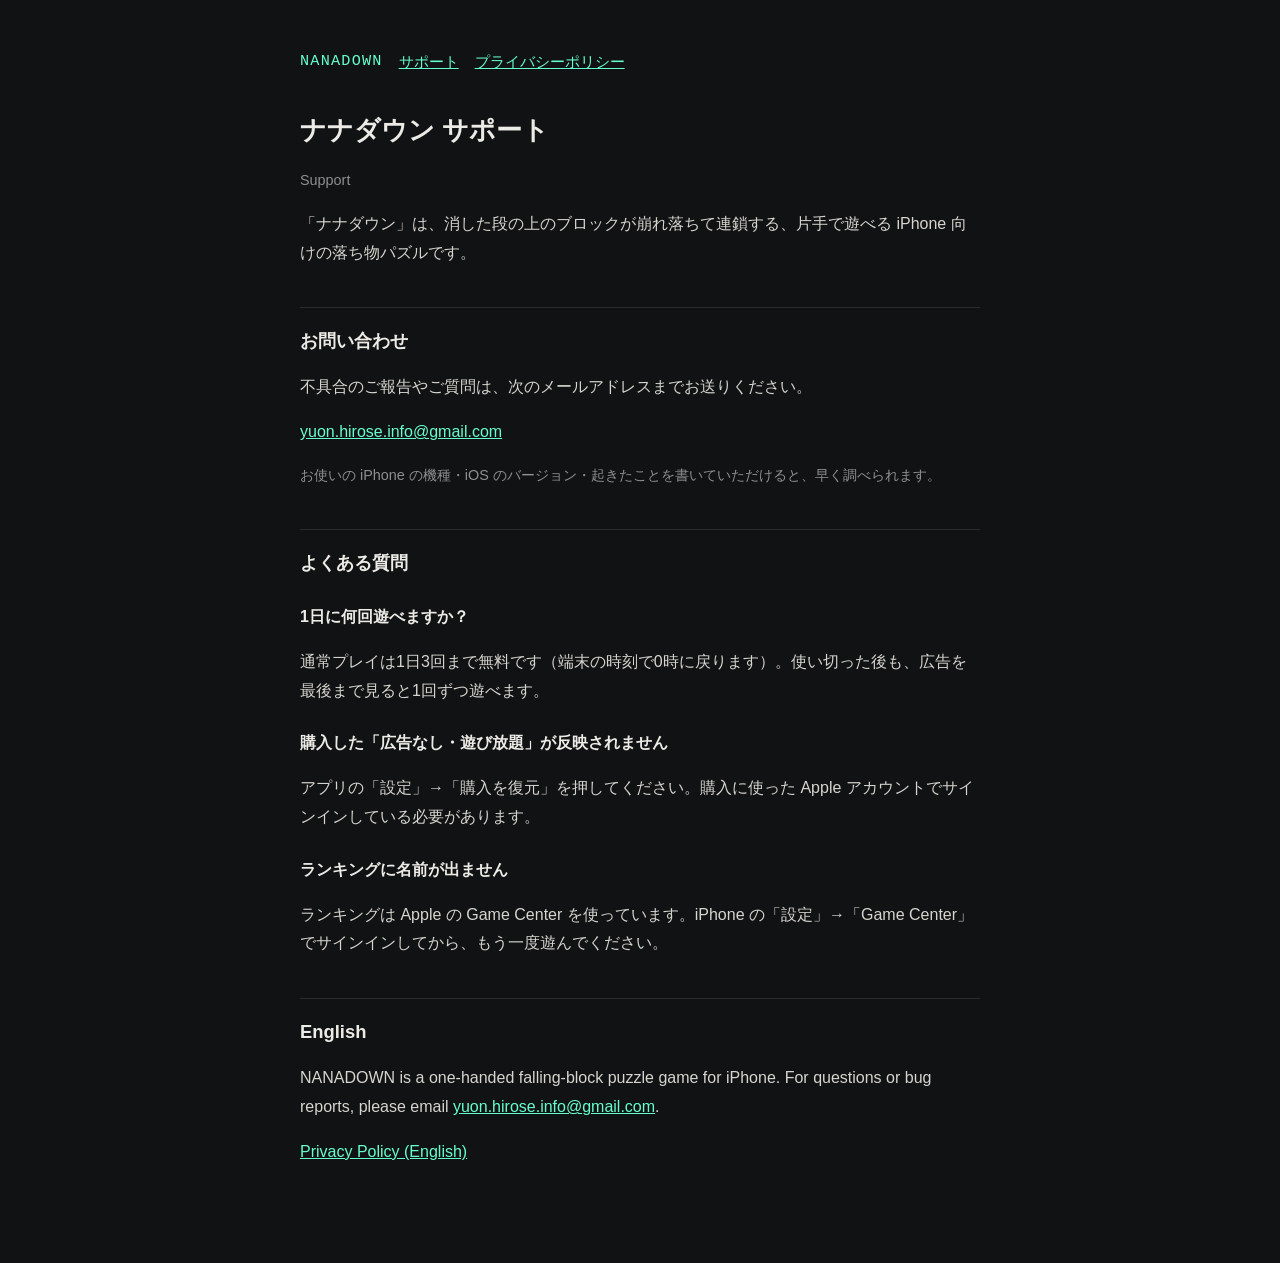
<file: index.html>
<!DOCTYPE html>
<html lang="ja">
<head>
<meta charset="utf-8">
<meta name="viewport" content="width=device-width, initial-scale=1">
<title>ナナダウン サポート</title>
<link rel="stylesheet" href="style.css">
</head>
<body>
<main>
  <nav><span class="brand">NANADOWN</span><a href="./">サポート</a><a href="privacy.html">プライバシーポリシー</a></nav>
  <h1>ナナダウン サポート</h1>
  <p class="muted">Support</p>

  <p>「ナナダウン」は、消した段の上のブロックが崩れ落ちて連鎖する、片手で遊べる iPhone 向けの落ち物パズルです。</p>

  <h2>お問い合わせ</h2>
  <p>不具合のご報告やご質問は、次のメールアドレスまでお送りください。</p>
  <p><a href="mailto:yuon.hirose.info@gmail.com">yuon.hirose.info@gmail.com</a></p>
  <p class="muted">お使いの iPhone の機種・iOS のバージョン・起きたことを書いていただけると、早く調べられます。</p>

  <h2>よくある質問</h2>
  <h3>1日に何回遊べますか？</h3>
  <p>通常プレイは1日3回まで無料です（端末の時刻で0時に戻ります）。使い切った後も、広告を最後まで見ると1回ずつ遊べます。</p>
  <h3>購入した「広告なし・遊び放題」が反映されません</h3>
  <p>アプリの「設定」→「購入を復元」を押してください。購入に使った Apple アカウントでサインインしている必要があります。</p>
  <h3>ランキングに名前が出ません</h3>
  <p>ランキングは Apple の Game Center を使っています。iPhone の「設定」→「Game Center」でサインインしてから、もう一度遊んでください。</p>

  <h2>English</h2>
  <p>NANADOWN is a one-handed falling-block puzzle game for iPhone. For questions or bug reports, please email <a href="mailto:yuon.hirose.info@gmail.com">yuon.hirose.info@gmail.com</a>.</p>
  <p><a href="privacy.html#en">Privacy Policy (English)</a></p>
</main>
</body>
</html>
</file>
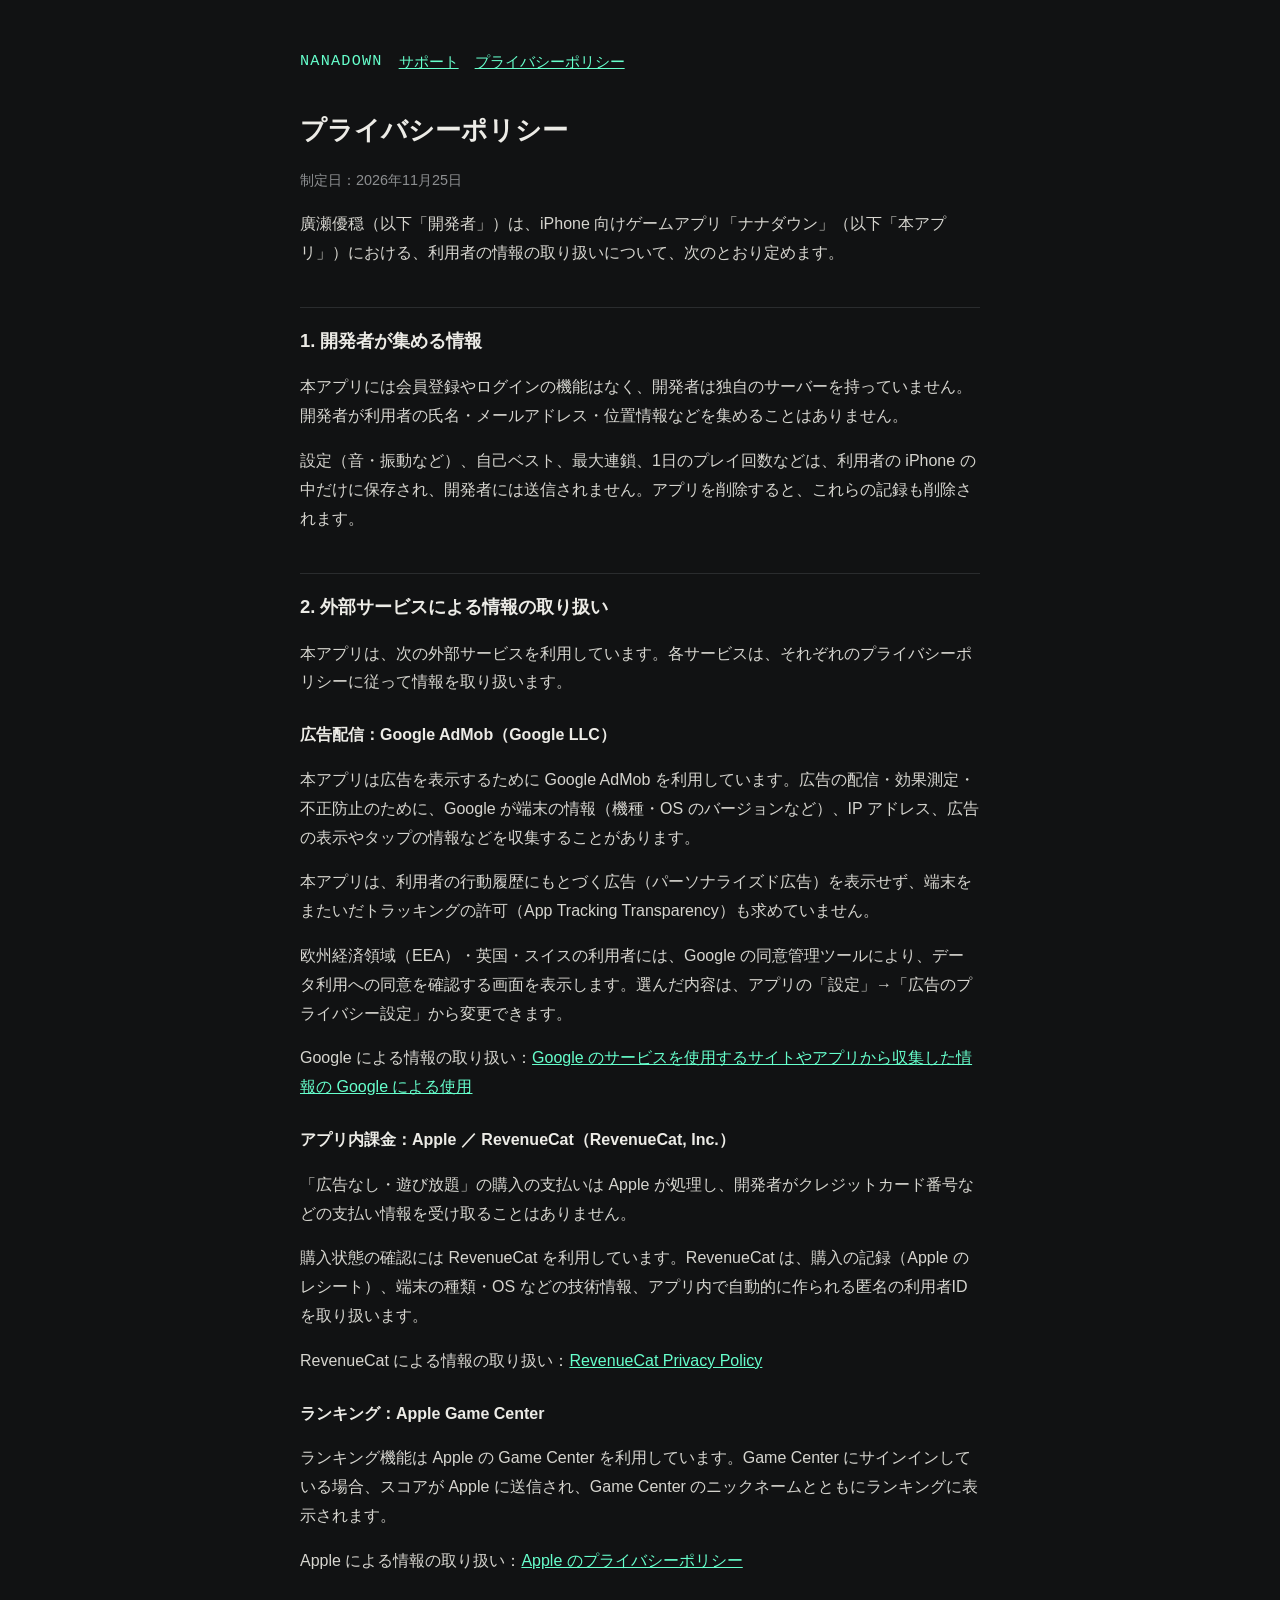
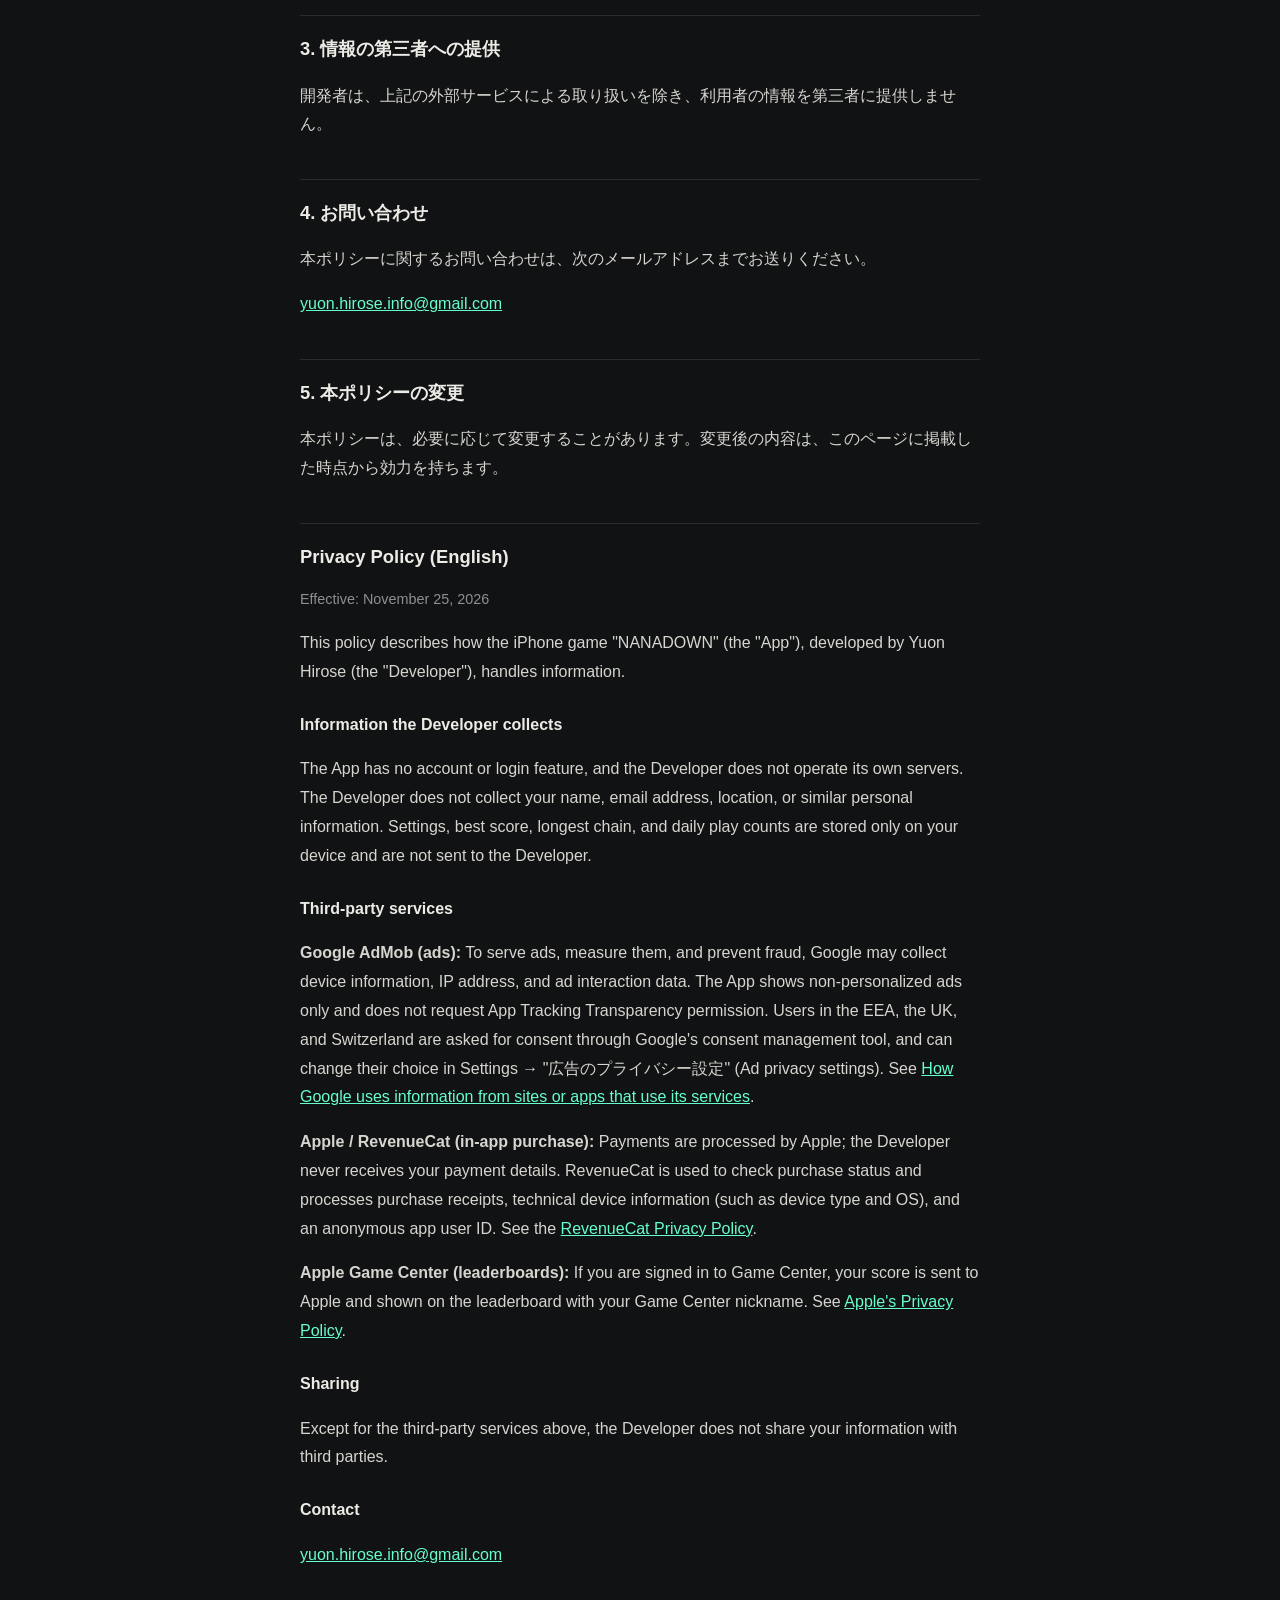
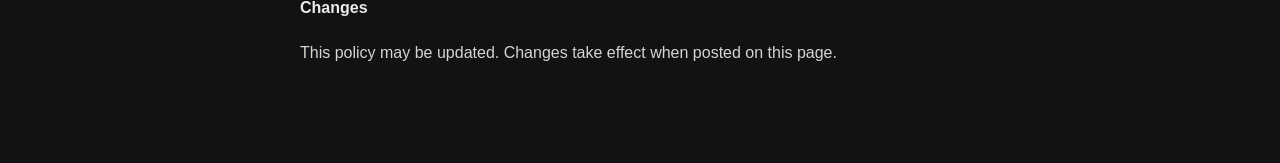
<file: privacy.html>
<!DOCTYPE html>
<html lang="ja">
<head>
<meta charset="utf-8">
<meta name="viewport" content="width=device-width, initial-scale=1">
<title>ナナダウン プライバシーポリシー</title>
<link rel="stylesheet" href="style.css">
</head>
<body>
<main>
  <nav><span class="brand">NANADOWN</span><a href="./">サポート</a><a href="privacy.html">プライバシーポリシー</a></nav>
  <h1>プライバシーポリシー</h1>
  <p class="muted">制定日：2026年11月25日</p>

  <p>廣瀬優穏（以下「開発者」）は、iPhone 向けゲームアプリ「ナナダウン」（以下「本アプリ」）における、利用者の情報の取り扱いについて、次のとおり定めます。</p>

  <h2>1. 開発者が集める情報</h2>
  <p>本アプリには会員登録やログインの機能はなく、開発者は独自のサーバーを持っていません。開発者が利用者の氏名・メールアドレス・位置情報などを集めることはありません。</p>
  <p>設定（音・振動など）、自己ベスト、最大連鎖、1日のプレイ回数などは、利用者の iPhone の中だけに保存され、開発者には送信されません。アプリを削除すると、これらの記録も削除されます。</p>

  <h2>2. 外部サービスによる情報の取り扱い</h2>
  <p>本アプリは、次の外部サービスを利用しています。各サービスは、それぞれのプライバシーポリシーに従って情報を取り扱います。</p>

  <h3>広告配信：Google AdMob（Google LLC）</h3>
  <p>本アプリは広告を表示するために Google AdMob を利用しています。広告の配信・効果測定・不正防止のために、Google が端末の情報（機種・OS のバージョンなど）、IP アドレス、広告の表示やタップの情報などを収集することがあります。</p>
  <p>本アプリは、利用者の行動履歴にもとづく広告（パーソナライズド広告）を表示せず、端末をまたいだトラッキングの許可（App Tracking Transparency）も求めていません。</p>
  <p>欧州経済領域（EEA）・英国・スイスの利用者には、Google の同意管理ツールにより、データ利用への同意を確認する画面を表示します。選んだ内容は、アプリの「設定」→「広告のプライバシー設定」から変更できます。</p>
  <p>Google による情報の取り扱い：<a href="https://policies.google.com/technologies/partner-sites?hl=ja">Google のサービスを使用するサイトやアプリから収集した情報の Google による使用</a></p>

  <h3>アプリ内課金：Apple ／ RevenueCat（RevenueCat, Inc.）</h3>
  <p>「広告なし・遊び放題」の購入の支払いは Apple が処理し、開発者がクレジットカード番号などの支払い情報を受け取ることはありません。</p>
  <p>購入状態の確認には RevenueCat を利用しています。RevenueCat は、購入の記録（Apple のレシート）、端末の種類・OS などの技術情報、アプリ内で自動的に作られる匿名の利用者ID を取り扱います。</p>
  <p>RevenueCat による情報の取り扱い：<a href="https://www.revenuecat.com/privacy">RevenueCat Privacy Policy</a></p>

  <h3>ランキング：Apple Game Center</h3>
  <p>ランキング機能は Apple の Game Center を利用しています。Game Center にサインインしている場合、スコアが Apple に送信され、Game Center のニックネームとともにランキングに表示されます。</p>
  <p>Apple による情報の取り扱い：<a href="https://www.apple.com/jp/legal/privacy/">Apple のプライバシーポリシー</a></p>

  <h2>3. 情報の第三者への提供</h2>
  <p>開発者は、上記の外部サービスによる取り扱いを除き、利用者の情報を第三者に提供しません。</p>

  <h2>4. お問い合わせ</h2>
  <p>本ポリシーに関するお問い合わせは、次のメールアドレスまでお送りください。</p>
  <p><a href="mailto:yuon.hirose.info@gmail.com">yuon.hirose.info@gmail.com</a></p>

  <h2>5. 本ポリシーの変更</h2>
  <p>本ポリシーは、必要に応じて変更することがあります。変更後の内容は、このページに掲載した時点から効力を持ちます。</p>

  <h2 id="en">Privacy Policy (English)</h2>
  <p class="muted">Effective: November 25, 2026</p>
  <p>This policy describes how the iPhone game "NANADOWN" (the "App"), developed by Yuon Hirose (the "Developer"), handles information.</p>
  <h3>Information the Developer collects</h3>
  <p>The App has no account or login feature, and the Developer does not operate its own servers. The Developer does not collect your name, email address, location, or similar personal information. Settings, best score, longest chain, and daily play counts are stored only on your device and are not sent to the Developer.</p>
  <h3>Third-party services</h3>
  <p><strong>Google AdMob (ads):</strong> To serve ads, measure them, and prevent fraud, Google may collect device information, IP address, and ad interaction data. The App shows non-personalized ads only and does not request App Tracking Transparency permission. Users in the EEA, the UK, and Switzerland are asked for consent through Google's consent management tool, and can change their choice in Settings → "広告のプライバシー設定" (Ad privacy settings). See <a href="https://policies.google.com/technologies/partner-sites">How Google uses information from sites or apps that use its services</a>.</p>
  <p><strong>Apple / RevenueCat (in-app purchase):</strong> Payments are processed by Apple; the Developer never receives your payment details. RevenueCat is used to check purchase status and processes purchase receipts, technical device information (such as device type and OS), and an anonymous app user ID. See the <a href="https://www.revenuecat.com/privacy">RevenueCat Privacy Policy</a>.</p>
  <p><strong>Apple Game Center (leaderboards):</strong> If you are signed in to Game Center, your score is sent to Apple and shown on the leaderboard with your Game Center nickname. See <a href="https://www.apple.com/legal/privacy/">Apple's Privacy Policy</a>.</p>
  <h3>Sharing</h3>
  <p>Except for the third-party services above, the Developer does not share your information with third parties.</p>
  <h3>Contact</h3>
  <p><a href="mailto:yuon.hirose.info@gmail.com">yuon.hirose.info@gmail.com</a></p>
  <h3>Changes</h3>
  <p>This policy may be updated. Changes take effect when posted on this page.</p>
</main>
</body>
</html>
</file>
<file: style.css>
:root { color-scheme: dark; }
* { box-sizing: border-box; }
body {
  margin: 0;
  background: #111213;
  color: #ecebe6;
  font-family: -apple-system, BlinkMacSystemFont, "Hiragino Sans", "Noto Sans JP", sans-serif;
  line-height: 1.8;
}
main { max-width: 720px; margin: 0 auto; padding: 48px 20px 80px; }
h1 { font-size: 1.6rem; margin: 0 0 4px; }
h2 { font-size: 1.15rem; margin: 40px 0 8px; padding-top: 16px; border-top: 1px solid #2a2c2e; }
h3 { font-size: 1rem; margin: 24px 0 4px; }
p, li { color: #d6d5cf; }
.muted { color: #8d8f91; font-size: 0.9rem; }
a { color: #66ffcc; }
nav { display: flex; gap: 16px; margin-bottom: 32px; font-size: 0.95rem; }
.brand { font-family: ui-monospace, SFMono-Regular, Menlo, monospace; letter-spacing: 0.08em; color: #66ffcc; }
</file>
